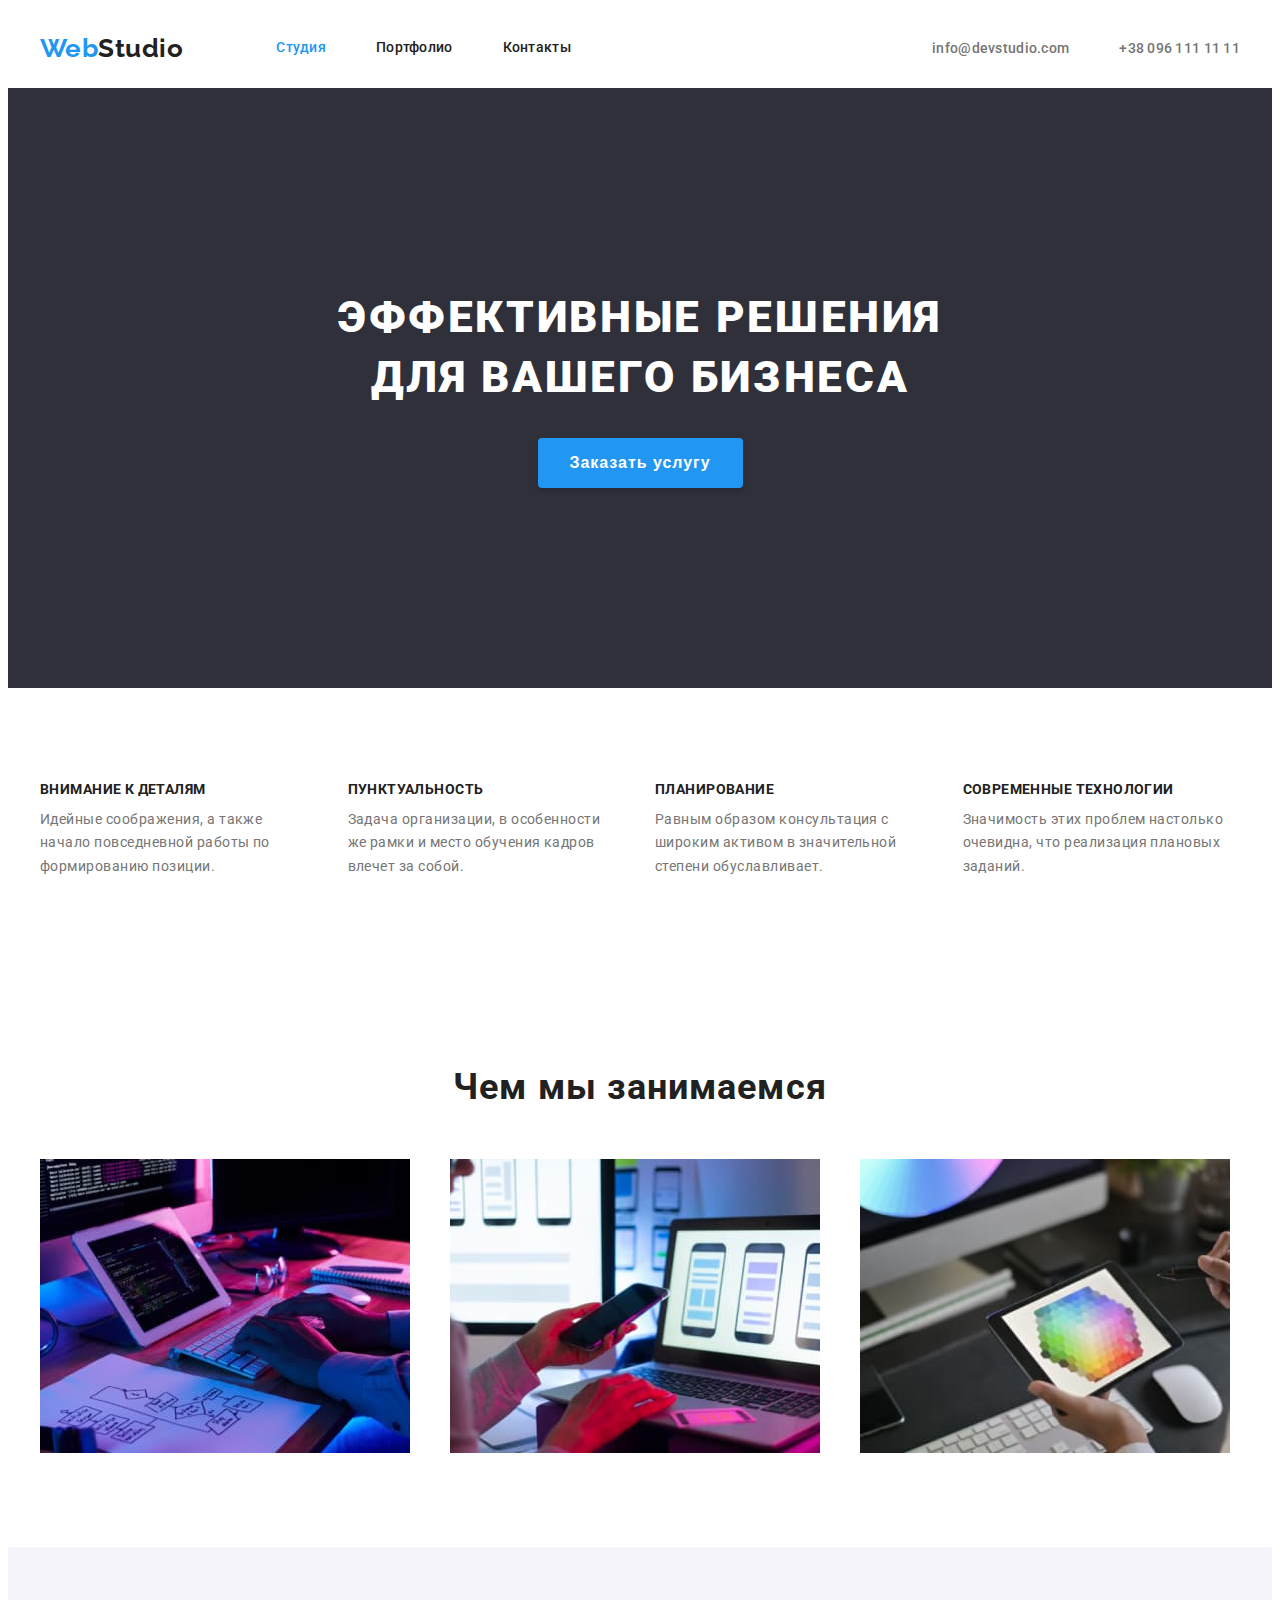
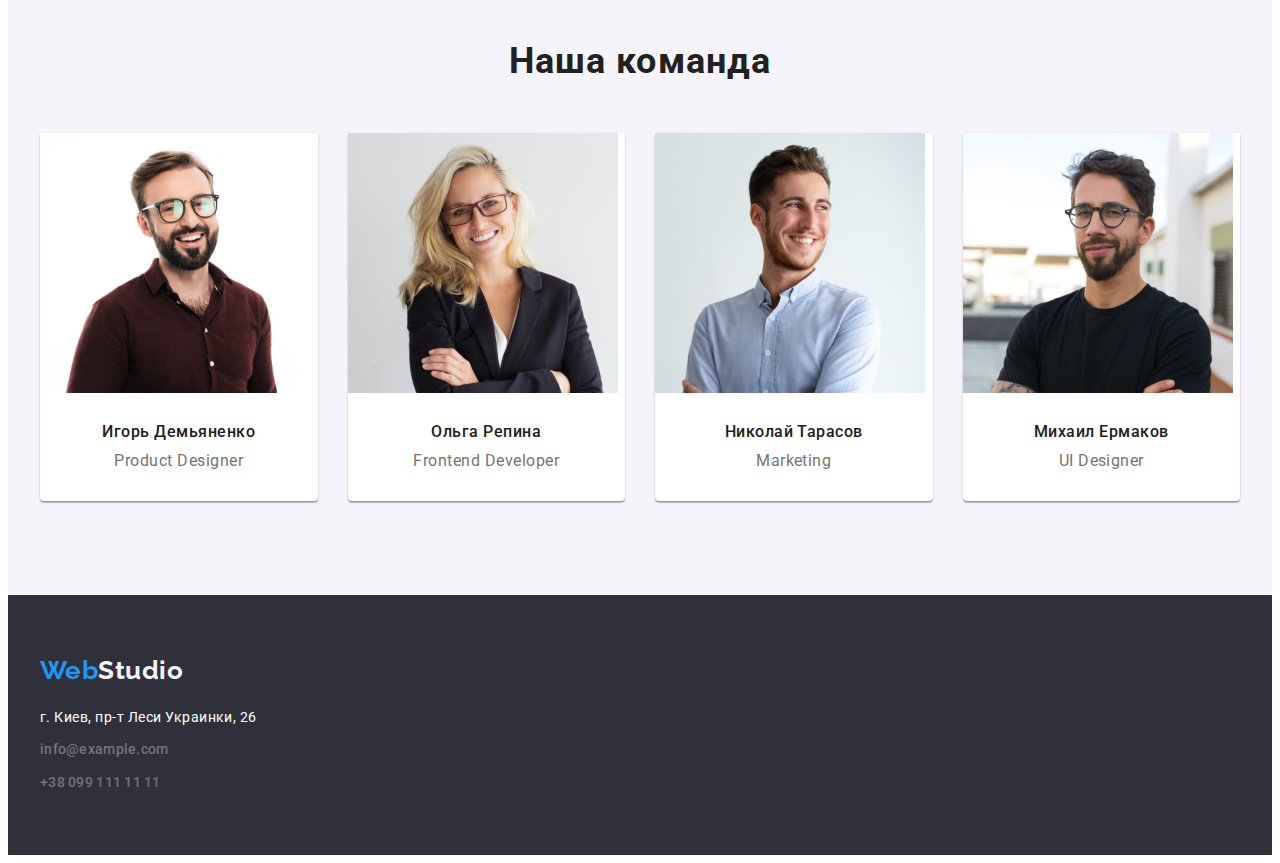
<file: index.html>
<!DOCTYPE html>
<html lang="ru">
  <head>
    <meta charset="UTF-8" />
    <meta http-equiv="X-UA-Compatible" content="IE=edge" />
    <meta name="viewport" content="width=device-width, initial-scale=1.0" />
    <title>Главная страница</title>
    <link rel="preconnect" href="https://fonts.gstatic.com" />
    <link
      href="https://fonts.googleapis.com/css2?family=Raleway:wght@700&family=Roboto:wght@400;500;700;900&display=swap"
      rel="stylesheet"
    />
    <link
      rel="stylesheet"
      href="https://cdnjs.cloudflare.com/ajax/libs/modern-normalize/1.0.0/modern-normalize.min.css"
      integrity="sha512-ISS7cAi1PEhQ8jnbJpJZMd29NlhNj4AWYyLOSp2CE/CsHxTCu+r+t0D2yoJudVrd0/8fTVPUVDzY5Tvli75u/g=="
      crossorigin="anonymous"
    />
    <link rel="stylesheet" href="./css/style.css" />
  </head>
  <body>
    <header>
      <!-- НАВИГАЦИЯ -->
      <div class="container main-nav">
        <nav class="main-nav">
          <a class="logo" href="./index.html"
            ><span class="part-logo">Web</span>Studio</a
          >
          <ul class="list site-nav">
            <li class="item">
              <a class="link studio current" href="./index.html"> Студия </a>
            </li>

            <li class="item">
              <a class="link portfolio" href="./portfolio.html"> Портфолио </a>
            </li>

            <li class="item">
              <a class="link contact" href=""> Контакты </a>
            </li>
          </ul>
        </nav>

        <!-- КОНТАКТЫ -->
        <ul class="list contact-us">
          <li class="item">
            <a class="email" href="mailto:info@devstudio.com">
              info@devstudio.com
            </a>
          </li>

          <li class="item">
            <a class="number" href="tel:+380991111111"> +38 096 111 11 11 </a>
          </li>
        </ul>
      </div>
    </header>
    <main>
      <!-- ГЛАВНАЯ СЕКЦИЯ -->
      <section class="main section-pos">
        <h1 class="main-title">Эффективные решения<br />для вашего бизнеса</h1>
        <button type="button" class="main-button">Заказать услугу</button>
      </section>

      <!-- НАШИ ПРЕИМУЩЕСТВА -->
      <section class="preference section-pos">
        <div class="container">
          <h2 class="all-title preference-title visually-hidden">
            Преимущества
          </h2>
          <ul class="list main-preference">
            <li class="item">
              <h3 class="title all-title">Внимание к деталям</h3>
              <p class="table-of-contents">
                Идейные соображения, а также<br />
                начало повседневной работы по <br />
                формированию позиции.
              </p>
            </li>

            <li class="item">
              <h3 class="title all-title">Пунктуальность</h3>
              <p class="table-of-contents">
                Задача организации, в особенности <br />
                же рамки и место обучения кадров <br />
                влечет за собой.
              </p>
            </li>

            <li class="item">
              <h3 class="title all-title">Планирование</h3>
              <p class="table-of-contents">
                Равным образом консультация с <br />
                широким активом в значительной <br />
                степени обуславливает.
              </p>
            </li>

            <li class="item">
              <h3 class="title all-title">Современные технологии</h3>
              <p class="table-of-contents">
                Значимость этих проблем настолько <br />
                очевидна, что реализация плановых <br />
                заданий.
              </p>
            </li>
          </ul>
        </div>
      </section>

      <!-- УСЛУГИ -->
      <section class="projects section-pos">
        <div class="container">
          <h2 class="all-title">Чем мы занимаемся</h2>
          <ul class="list main-projects">
            <li class="item">
              <img
                class="photo-box"
                src="./images/box1.jpeg"
                alt="1 сфера"
                width="370"
              />
            </li>

            <li class="item">
              <img
                class="photo-box"
                src="./images/box2.jpeg"
                alt="2 сфера"
                width="370"
              />
            </li>

            <li class="item">
              <img
                class="photo-box"
                src="./images/box3.jpeg"
                alt="3 сфера"
                width="370"
              />
            </li>
          </ul>
        </div>
      </section>

      <!-- КОМАНДА -->
      <section class="team section-pos">
        <div class="container">
          <h2 class="all-title">Наша команда</h2>
          <ul class="list main-team">
            <li class="item team-card-disagn">
              <img
                class="photo-box"
                src="./images/worker1.jpeg"
                alt="Фото сотрудника"
                width="270"
              />
              <h3 class="worker-name all-title">Игорь Демьяненко</h3>
              <p class="table">Product Designer</p>
            </li>

            <li class="item team-card-disagn">
              <img
                class="photo-box"
                src="./images/worker2.jpeg"
                alt="Фото сотрудника"
                width="270"
              />
              <h3 class="worker-name all-title">Ольга Репина</h3>
              <p class="table">Frontend Developer</p>
            </li>

            <li class="item team-card-disagn">
              <img
                class="photo-box"
                src="./images/worker3.jpeg"
                alt="Фото сотрудника"
                width="270"
              />
              <h3 class="worker-name all-title">Николай Тарасов</h3>
              <p class="table">Marketing</p>
            </li>

            <li class="item team-card-disagn">
              <img
                class="photo-box"
                src="./images/worker4.jpeg"
                alt="Фото сотрудника"
                width="270"
              />
              <h3 class="worker-name all-title">Михаил Ермаков</h3>
              <p class="table">UI Designer</p>
            </li>
          </ul>
        </div>
      </section>
    </main>

    <!-- ПОДВАЛ САЙТА -->
    <footer class="down-part section-pos">
      <div class="container">
        <a class="logo logo-position" href="/index.html"
          ><span class="part-logo">Web</span>Studio</a
        >
        <address class="our-address pos-table-footer">
          <ul class="list">
            <li>
              <p>г. Киев, пр-т Леси Украинки, 26</p>
            </li>
            <li class="pos-table-footer">
              <a class="email-footer" href="mailto:info@example.com">
                info@example.com
              </a>
            </li>

            <li class="pos-table-footer num-li-footer">
              <a class="number-footer" href="tel:+380991111111">
                +38 099 111 11 11
              </a>
            </li>
          </ul>
        </address>
      </div>
    </footer>
  </body>
</html>
</file>
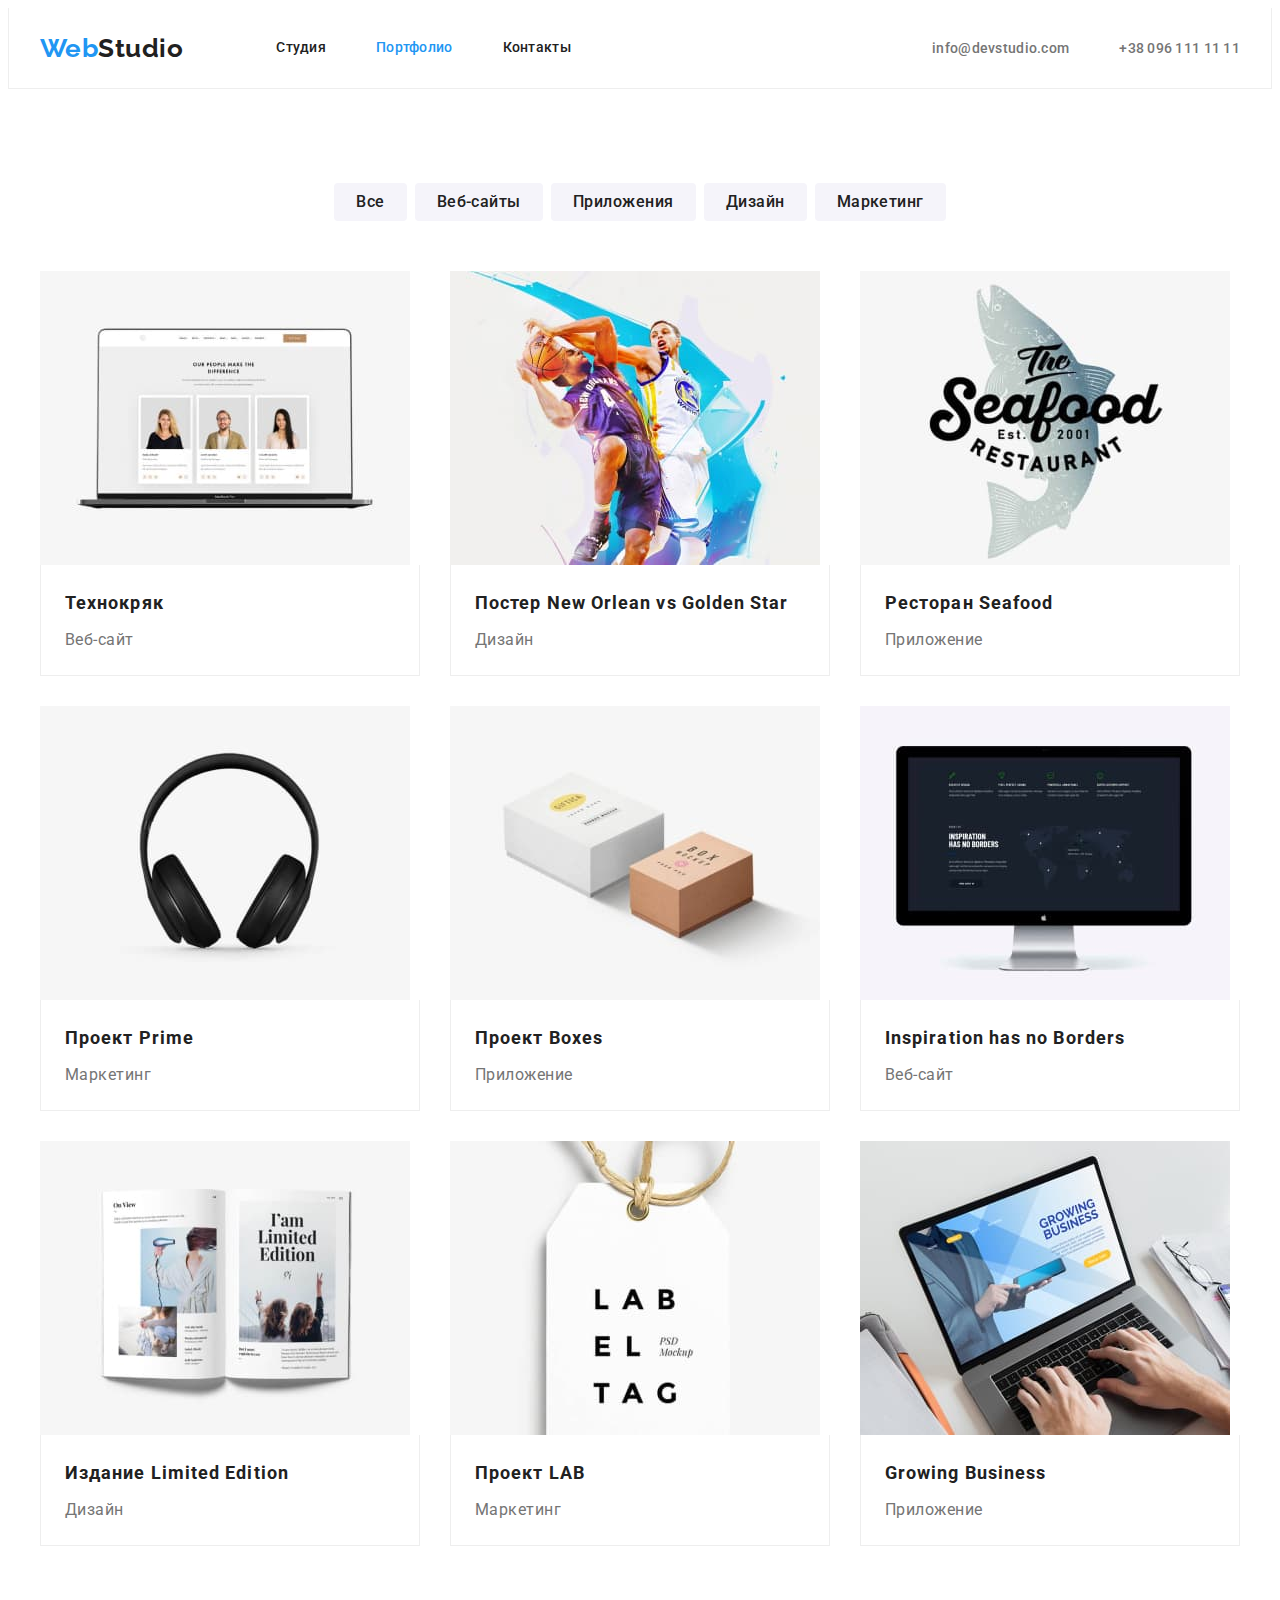
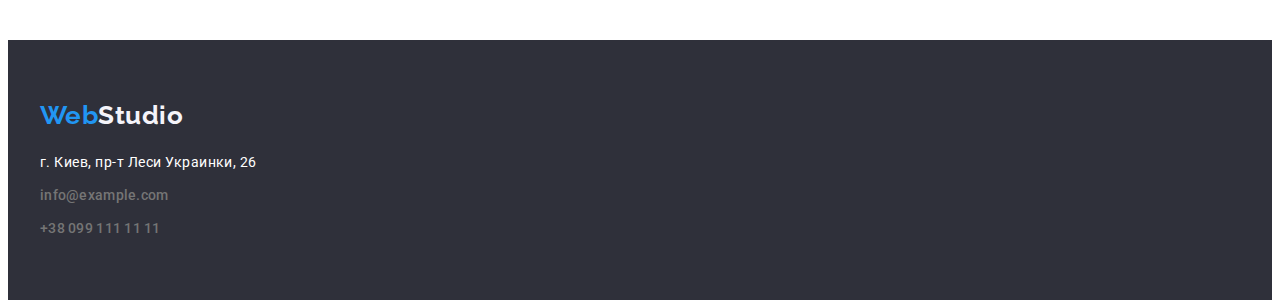
<file: portfolio.html>
<!DOCTYPE html>
<html lang="ru">
  <head>
    <meta charset="UTF-8" />
    <meta http-equiv="X-UA-Compatible" content="IE=edge" />
    <meta name="viewport" content="width=device-width, initial-scale=1.0" />
    <title>Портфолио</title>
    <link rel="preconnect" href="https://fonts.gstatic.com" />
    <link
      href="https://fonts.googleapis.com/css2?family=Raleway:wght@700&family=Roboto:wght@400;500;700;900&display=swap"
      rel="stylesheet"
    />
    <link
      rel="stylesheet"
      href="https://cdnjs.cloudflare.com/ajax/libs/modern-normalize/1.0.0/modern-normalize.min.css"
      integrity="sha512-ISS7cAi1PEhQ8jnbJpJZMd29NlhNj4AWYyLOSp2CE/CsHxTCu+r+t0D2yoJudVrd0/8fTVPUVDzY5Tvli75u/g=="
      crossorigin="anonymous"
    />
    <link rel="stylesheet" href="./css/style.css" />
  </head>
  <body>
    <!-- ШАПКА -->
    <header class="outline">
      <!-- НАВИГАЦИЯ -->
      <div class="container main-nav">
        <nav class="main-nav">
          <a class="logo" href="./index.html"
            ><span class="part-logo">Web</span>Studio</a
          >
          <ul class="list site-nav">
            <li class="item">
              <a class="link studio" href="./index.html">Студия</a>
            </li>
            <li class="item">
              <a class="link portfolio current" href="./portfolio.html"
                >Портфолио</a
              >
            </li>
            <li class="item"><a class="link contact" href="">Контакты</a></li>
          </ul>
        </nav>

        <!-- КОНТАКТНАЯ ИНФОРМАЦИЯ -->
        <ul class="list contact-us">
          <li class="item">
            <a class="email" href="mailto:info@devstudio.com"
              >info@devstudio.com</a
            >
          </li>
          <li class="item">
            <a class="number" href="tel:+380991111111">+38 096 111 11 11</a>
          </li>
        </ul>
      </div>
    </header>
    <main>
      <!-- ПОРТФОЛИО -->
      <section class="section-pos">
        <!-- КНОПКИ -->
        <div class="container">
          <h1 class="portfolio-main-title visually-hidden">Портфолио</h1>
          <ul class="list buttons portfolio-buttons">
            <li class="item">
              <button class="button-all button-disagn" type="button">
                Все
              </button>
            </li>

            <li class="item">
              <button class="button-sites button-disagn" type="button">
                Веб-сайты
              </button>
            </li>

            <li class="item">
              <button class="button-apps button-disagn" type="button">
                Приложения
              </button>
            </li>

            <li class="item">
              <button class="button-disagn button-disagn" type="button">
                Дизайн
              </button>
            </li>

            <li class="item">
              <button class="button-marketing button-disagn" type="button">
                Маркетинг
              </button>
            </li>
          </ul>

          <!-- НАШИ ПРОЭКТЫ -->
          <ul class="list card-set">
            <li class="item">
              <img
                src="./images/firstproject.jpeg"
                alt="Технокряк"
                width="370"
              />
              <div class="project-card-disagn">
                <h2 class="portfolio-names">Технокряк</h2>
                <p class="portolio-tables">Веб-сайт</p>
              </div>
            </li>

            <li class="item">
              <img
                src="./images/secondproject.jpeg"
                alt="Постер New Orlean vs Golden Star"
                width="370"
              />
              <div class="project-card-disagn">
                <h2 class="portfolio-names">
                  Постер New Orlean vs Golden Star
                </h2>
                <p class="portolio-tables">Дизайн</p>
              </div>
            </li>

            <li class="item">
              <img
                src="./images/thirdproject.jpeg"
                alt="Ресторан Seafood"
                width="370"
              />
              <div class="project-card-disagn">
                <h2 class="portfolio-names">Ресторан Seafood</h2>
                <p class="portolio-tables">Приложение</p>
              </div>
            </li>

            <li class="item card-disagn">
              <img
                src="./images/fourthproject.jpeg"
                alt="Проект Prime"
                width="370"
              />
              <div class="project-card-disagn">
                <h2 class="portfolio-names">Проект Prime</h2>
                <p class="portolio-tables">Маркетинг</p>
              </div>
            </li>

            <li class="item card-disagn">
              <img
                src="./images/fifthproject.jpeg"
                alt="Проект Boxes"
                width="370"
              />
              <div class="project-card-disagn">
                <h2 class="portfolio-names">Проект Boxes</h2>
                <p class="portolio-tables">Приложение</p>
              </div>
            </li>

            <li class="item card-disagn">
              <img
                src="./images/sixthproject.jpeg"
                alt="Inspiration has no Borders"
                width="370"
              />
              <div class="project-card-disagn">
                <h2 class="portfolio-names">Inspiration has no Borders</h2>
                <p class="portolio-tables">Веб-сайт</p>
              </div>
            </li>

            <li class="item card-disagn">
              <img
                src="./images/seventhproject.jpeg"
                alt="Издание Limited Edition"
                width="370"
              />
              <div class="project-card-disagn">
                <h2 class="portfolio-names">Издание Limited Edition</h2>
                <p class="portolio-tables">Дизайн</p>
              </div>
            </li>

            <li class="item card-disagn">
              <img
                src="./images/eighthproject.jpeg"
                alt="Проект LAB"
                width="370"
              />
              <div class="project-card-disagn">
                <h2 class="portfolio-names">Проект LAB</h2>
                <p class="portolio-tables">Маркетинг</p>
              </div>
            </li>

            <li class="item card-disagn">
              <img
                src="./images/ninthproject.jpeg"
                alt="Growing Business"
                width="370"
              />
              <div class="project-card-disagn">
                <h2 class="portfolio-names">Growing Business</h2>
                <p class="portolio-tables">Приложение</p>
              </div>
            </li>
          </ul>
        </div>
      </section>
    </main>

    <!-- ПОДВАЛ -->
    <footer class="down-part section-pos">
      <div class="container">
        <a class="logo logo-position" href="/index.html"
          ><span class="part-logo">Web</span>Studio</a
        >
        <address class="our-address pos-table-footer">
          <ul class="list">
            <li>
              <p>г. Киев, пр-т Леси Украинки, 26</p>
            </li>
            <li class="pos-table-footer">
              <a class="email-footer" href="mailto:info@example.com">
                info@example.com
              </a>
            </li>

            <li class="pos-table-footer num-li-footer">
              <a class="number-footer" href="tel:+380991111111">
                +38 099 111 11 11
              </a>
            </li>
          </ul>
        </address>
      </div>
    </footer>
  </body>
</html>
</file>
<file: css/style.css>
:root {
  --all-titles-color: #212121;
  --navigation-text-color: #212121;
  --contact-us-font: #757575;
  /* --primary-text-color: #212121; */
  --primary-text-color: #757575;

  --main-title-text-color: #ffffff;
  --main-title-backround: #2f303a;
  --accent-color: #2196f3;
  --background-buttons: #f5f4fa;
  --preference-table-color: #757575;
  --team-background-color: #f5f4fa;
  --team-card-disagn: #ffffff;
  --team-table-color: #757575;
  --footer-background-color: #2f303a;
  --footer-logo-color: #f5f4fa;
  --footer-our-address-color: #ffffff;
  --buttons-text-color: #212121;
  --portfolio-table-color: #757575;
  --portfolio-button-active: #ffffff;
  --portfolio-button-background: #f5f4fa;
  --card-set-gap: 30px;
}
/* Устанавливаем стандартные цвета 
и шрифты */

body {
  color: var(--primary-text-color);

  font-family: "Roboto", "Oxygen", "Ubuntu", "Cantarell", "Fira Sans",
    "Droid Sans", "Helvetica Neue", sans-serif;

  letter-spacing: 0.03em;
  font-size: 16px;
  line-height: 1.18;
}

/* Область для контента */

.container {
  width: 1200px;
  padding-left: 15px;
  padding-right: 15px;
  margin: 0 auto;
}
/* Пречет тэг */
.visually-hidden {
  position: absolute !important;
  clip: rect(1px 1px 1px 1px);
  clip: rect(1px, 1px, 1px, 1px);
  padding: 0 !important;
  border: 0 !important;
  height: 1px !important;
  width: 1px !important;
  overflow: hidden;
}
/* Сбрасывает стандартные настройки */

h1,
h2,
h3,
h4,
h5,
h6,
p {
  margin: 0;
}

.list {
  list-style: none;
  margin: 0;
  padding: 0;
}
/* Картинкам меняем дисплей, 
что бы убрать стандартный отступы 
*/

img {
  display: block;
  max-width: 100%;
  height: auto;
}
/* Отспуты секций */
.section-pos.main {
  padding-top: 200px;
  padding-bottom: 200px;
}

.section-pos.down-part {
  padding-top: 60px;
  padding-bottom: 60px;
}

.section-pos {
  padding-top: 94px;
  padding-bottom: 94px;
}

/* Шапка */
.outline {
  border: 1px solid #eeeeee;
  border-top: none;
}

.main-nav {
  display: flex;
  align-items: center;
}

.logo {
  display: flex;
  text-decoration: none;
  color: var(--navigation-text-color);
  font-family: "Raleway", sans-serif;
  font-weight: 700;
  font-size: 26px;
  line-height: 1.19;
}

.part-logo {
  color: var(--accent-color);
}

.site-nav {
  display: flex;
  margin-left: 93px;

  color: var(--navigation-text-color);

  line-height: 1.14em;
  letter-spacing: 0.02em;

  font-weight: 500;
  font-size: 14px;
}
.site-nav .link {
  display: block;

  padding-top: 32px;
  padding-bottom: 32px;
}
/* .site-nav .item {
  margin-right: 50px;
}
.site-nav .item:last-child {
  margin-right: 0;
} */

.site-nav .item:not(:last-child) {
  margin-right: 50px;
}

.contact-us {
  display: flex;
  margin-left: auto;
}

.contact-us .item:not(:last-child) {
  margin-right: 50px;
}

.contact-us .email {
  color: var(--contact-us-font);

  text-decoration: none;

  font-weight: 500;
  font-size: 14px;

  line-height: 1.14em;
  letter-spacing: 0.02em;
}

.contact-us .email:hover {
  color: var(--accent-color);
}

.contact-us .email:focus {
  color: var(--accent-color);
}

.contact-us .number {
  color: var(--contact-us-font);

  text-decoration: none;

  font-weight: 500;
  font-size: 14px;

  line-height: 1.14em;
  letter-spacing: 0.02em;
}

.contact-us .number:hover,
.number:focus {
  color: #2196f3;
}

.site-nav .link {
  color: var(--navigation-text-color);

  text-decoration: none;
}

.site-nav .link:hover,
.site-nav .link:focus {
  color: var(--accent-color);
}

.site-nav .studio.current {
  color: var(--accent-color);
}

.site-nav .portfolio.current {
  color: var(--accent-color);
}

/* Основной блок */
.all-title {
  color: var(--all-titles-color);
}

.main {
  /* height: 600px; */
  /* display: flex;
  flex-direction: column;
  justify-content: center; */

  margin: 0 auto;

  background-color: var(--main-title-backround);

  text-align: center;
}
.main-title {
  /* padding-top: 200px; */
  margin-bottom: 30px;
  margin-top: 0px;

  color: var(--main-title-text-color);

  font-weight: 900;
  font-size: 44px;

  line-height: 1.36em;
  letter-spacing: 0.06em;

  text-transform: uppercase;
}
.main-button {
  background: var(--accent-color);
  padding: 10px 32px 10px 32px;

  min-width: 200px;

  color: var(--main-title-text-color);

  text-decoration: none;

  font-weight: bold;
  font-size: 16px;

  line-height: 1.87em;
  letter-spacing: 0.06em;

  cursor: pointer;

  box-shadow: 0px 4px 4px rgba(0, 0, 0, 0.15);
  border-radius: 4px;
  border: none;
}

.main .main-button:hover,
.main-button:focus {
  background: #188ce8;
}

/* Преимущества */

.preference .preference-title {
  text-align: center;
  margin-bottom: 35px;
}

.main-preference {
  display: flex;
  flex-wrap: wrap;

  margin-left: calc(-1 * var(--card-set-gap));
  margin-top: calc(-1 * var(--card-set-gap));

  font-size: 14px;
}

.main-preference .item {
  flex-basis: calc(100% / 4 - var(--card-set-gap));

  margin-left: var(--card-set-gap);
  margin-top: var(--card-set-gap);
}

.main-preference .title {
  margin-bottom: 10px;

  font-weight: bold;
  font-size: 14px;

  line-height: 1.14;
  letter-spacing: 0.03em;

  text-transform: uppercase;
}

.main-preference .table-of-contents {
  color: var(--preference-table-color);

  font-size: 14px;
  line-height: 1.71em;
}

/* Чем мы занимаемся */

.main-projects {
  display: flex;
  flex-wrap: wrap;
  justify-content: space-around;
  margin-left: calc(-1 * var(--card-set-gap));
  margin-top: calc(-1 * var(--card-set-gap));
}

.main-projects .item {
  flex-basis: calc(100% / 3 - var(--card-set-gap));

  margin-left: var(--card-set-gap);
  margin-top: var(--card-set-gap);
}

.projects .all-title,
.team .all-title {
  margin-bottom: 50px;

  font-weight: bold;
  font-size: 36px;

  text-align: center;

  line-height: 1.16em;
  letter-spacing: 0.03em;
}

/* Команда */

.main-team {
  display: flex;
  flex-wrap: wrap;

  margin-left: calc(-1 * var(--card-set-gap));
  margin-top: calc(-1 * var(--card-set-gap));
}

.team-card-disagn {
  background: var(--team-card-disagn);

  box-shadow: 0px 1px 3px rgba(0, 0, 0, 0.12), 0px 1px 1px rgba(0, 0, 0, 0.14),
    0px 2px 1px rgba(0, 0, 0, 0.2);
  border-radius: 0px 0px 4px 4px;
}
.main-team .item {
  flex-basis: calc(100% / 4 - var(--card-set-gap));
  margin-left: var(--card-set-gap);
  margin-top: var(--card-set-gap);

  padding-bottom: 30px;
}

.team {
  background-color: var(--team-background-color);
}

.team .photo-box {
  margin-bottom: 30px;
}

/* .team .all-title {
  margin-bottom: 50px;

  font-weight: bold;
  font-size: 36px;

  text-align: center;

  line-height: 1.16em;
  letter-spacing: 0.03em;
} */

.team .table {
  /* color: var(--team-table-color); */
  text-align: center;

  margin-top: 10px;
  /* padding-bottom: 30px; */

  font-size: 16px;
  line-height: 1.18em;
  letter-spacing: 0.03em;
}

.team .worker-name {
  margin: 0;
  text-align: center;

  font-family: Roboto;
  font-weight: 500;
  font-size: 16px;

  line-height: 1.18em;
}

/* footer */

.down-part {
  display: flex;
  /* align-items: center; */
  background-color: var(--footer-background-color);

  height: auto;
}

.down-part .logo {
  color: var(--footer-logo-color);
}

.down-part .our-address {
  color: var(--footer-our-address-color);

  font-style: normal;
  font-size: 14px;

  line-height: 1.71em;
  /* margin-left: 215px; */
}

.down-part .email-footer {
  color: var(--contact-us-font);
  margin-bottom: 9px;

  text-decoration: none;

  font-weight: 500;
  font-size: 14px;

  letter-spacing: 0.02em;
  line-height: 1.71em;
  /* margin-left: 175px; */
}

.down-part .number-footer {
  color: var(--contact-us-font);

  text-decoration: none;

  font-weight: 500;
  font-size: 14px;

  line-height: 1.71em;
  letter-spacing: 0.02em;
  /* margin-left: 175px; */
}

.pos-table-footer.our-address {
  margin-top: 20px;
}
.pos-table-footer {
  margin-top: 9px;
}

/* Страница Портфолио */

.portfolio-main-title {
  text-align: center;
}
.buttons .button-all,
.button-sites,
.button-apps,
.button-disagn,
.button-marketing {
  color: var(--buttons-text-color);
  background-color: var(--background-buttons);

  padding: 6px 22px;
  text-align: center;

  font-weight: 500;
  font-size: 16px;

  line-height: 1.62em;
  letter-spacing: 0.03em;

  cursor: pointer;
}

.buttons .button-all:hover,
.buttons .button-sites:hover,
.buttons .button-apps:hover,
.buttons .button-disagn:hover,
.buttons .button-marketing:hover,
.buttons .button-all:focus,
.buttons .button-sites:focus,
.buttons .button-apps:focus,
.buttons .button-disagn:focus,
.buttons .button-marketing:focus {
  color: var(--portfolio-button-active);
  background-color: var(--accent-color);

  box-shadow: 0px 3px 1px rgba(0, 0, 0, 0.1), 0px 1px 2px rgba(0, 0, 0, 0.08),
    0px 2px 2px rgba(0, 0, 0, 0.12);
  border-radius: 4px;

  cursor: pointer;
}
.portfolio-buttons {
  display: flex;
  justify-content: center;

  margin-bottom: 50px;
}
.portfolio-buttons .item:not(:last-child) {
  margin-right: 8px;
}
.buttons .button-disagn {
  background: var(--portfolio-button-background);

  border: none;
  border-radius: 4px;

  font-family: Roboto;
  font-size: 16px;

  line-height: 26px;
  /* identical to box height, or 162% */

  text-align: center;
  letter-spacing: 0.03em;
}
.card-set {
  display: flex;
  flex-wrap: wrap;

  margin-left: calc(-1 * var(--card-set-gap));
  margin-top: calc(-1 * var(--card-set-gap));
}

.card-set > .item {
  flex-basis: calc(100% / 3 - var(--card-set-gap));

  margin-left: var(--card-set-gap);
  margin-top: var(--card-set-gap);
}
.project-card-disagn {
  padding: 20px 24px;
  border: 1px solid #eeeeee;
  border-top: none;
}

.portfolio-names {
  color: var(--all-titles-color);
  margin: 0px;
  margin-bottom: 4px;

  font-weight: bold;
  font-size: 18px;

  line-height: 2em;
  letter-spacing: 0.06em;
}
.portolio-tables {
  color: var(--portfolio-table-color);

  font-size: 16px;

  line-height: 1.87em;
  letter-spacing: 0.03em;
}
</file>
